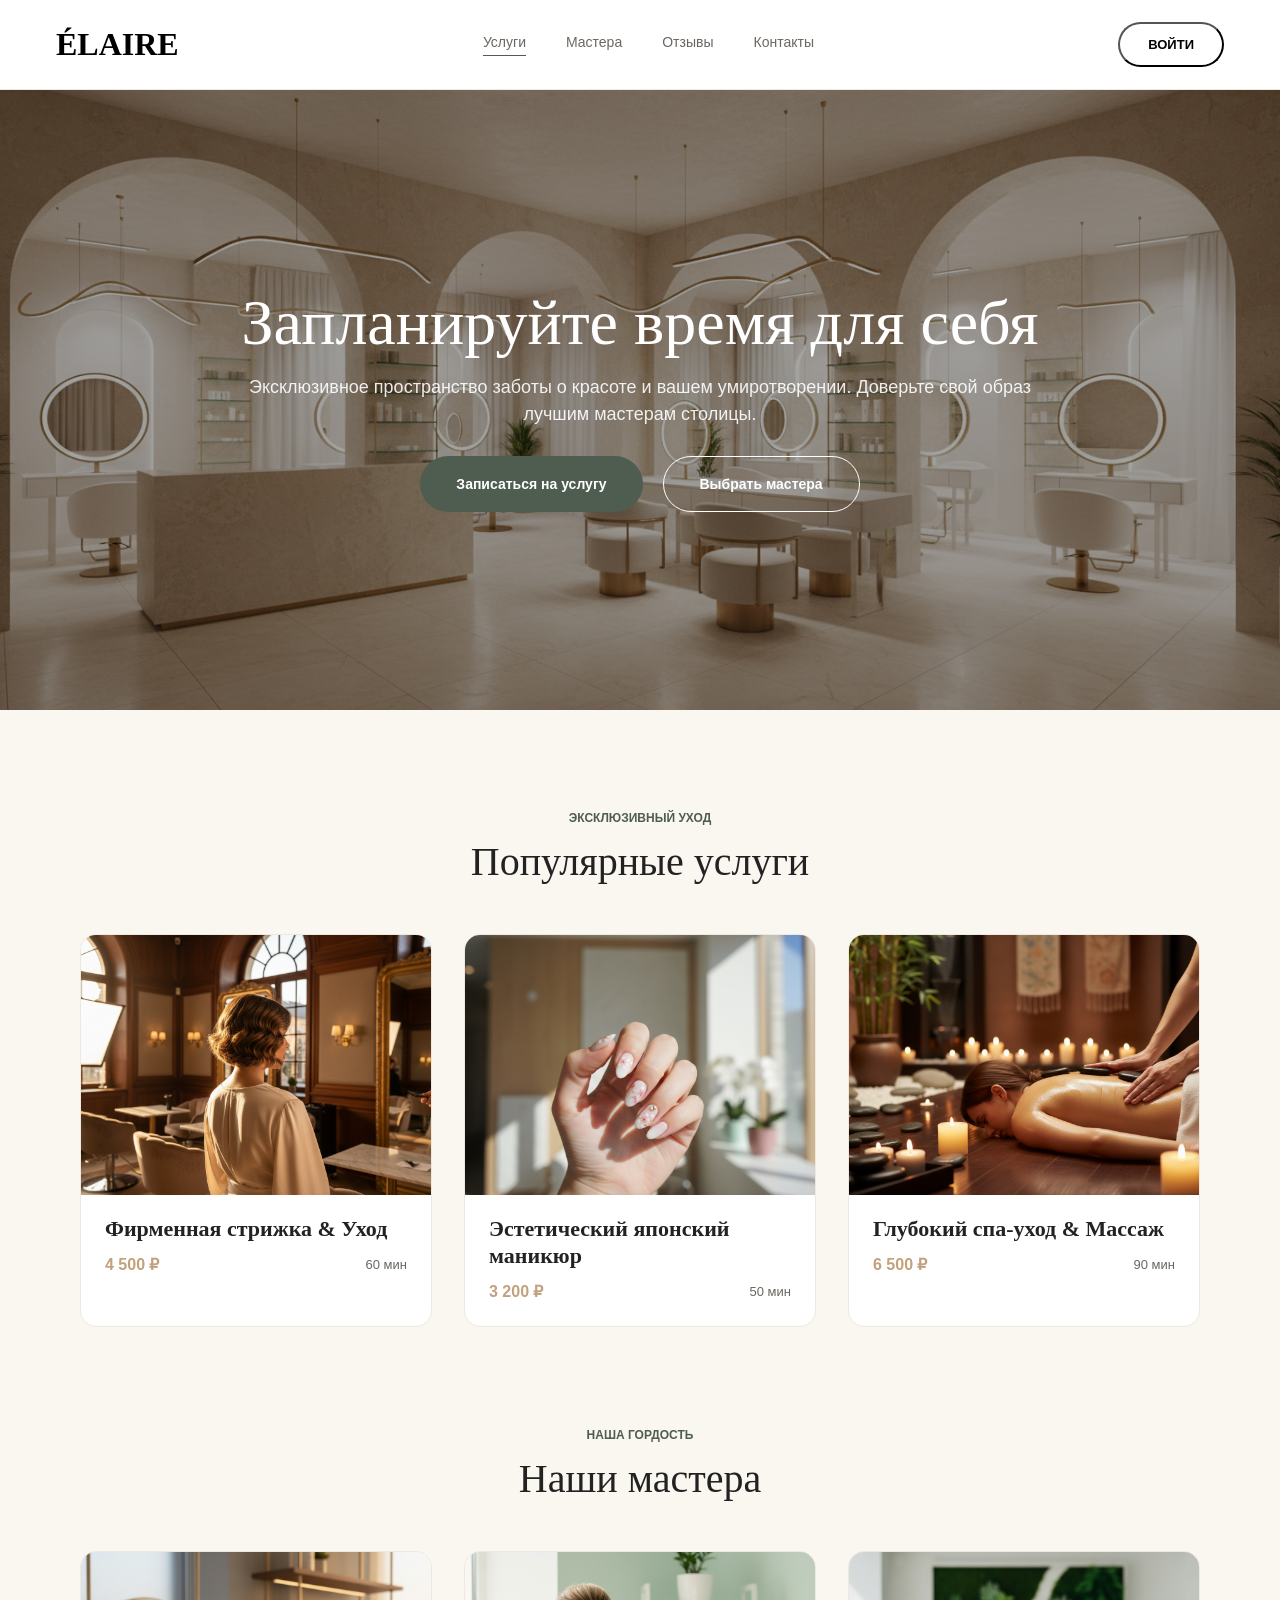
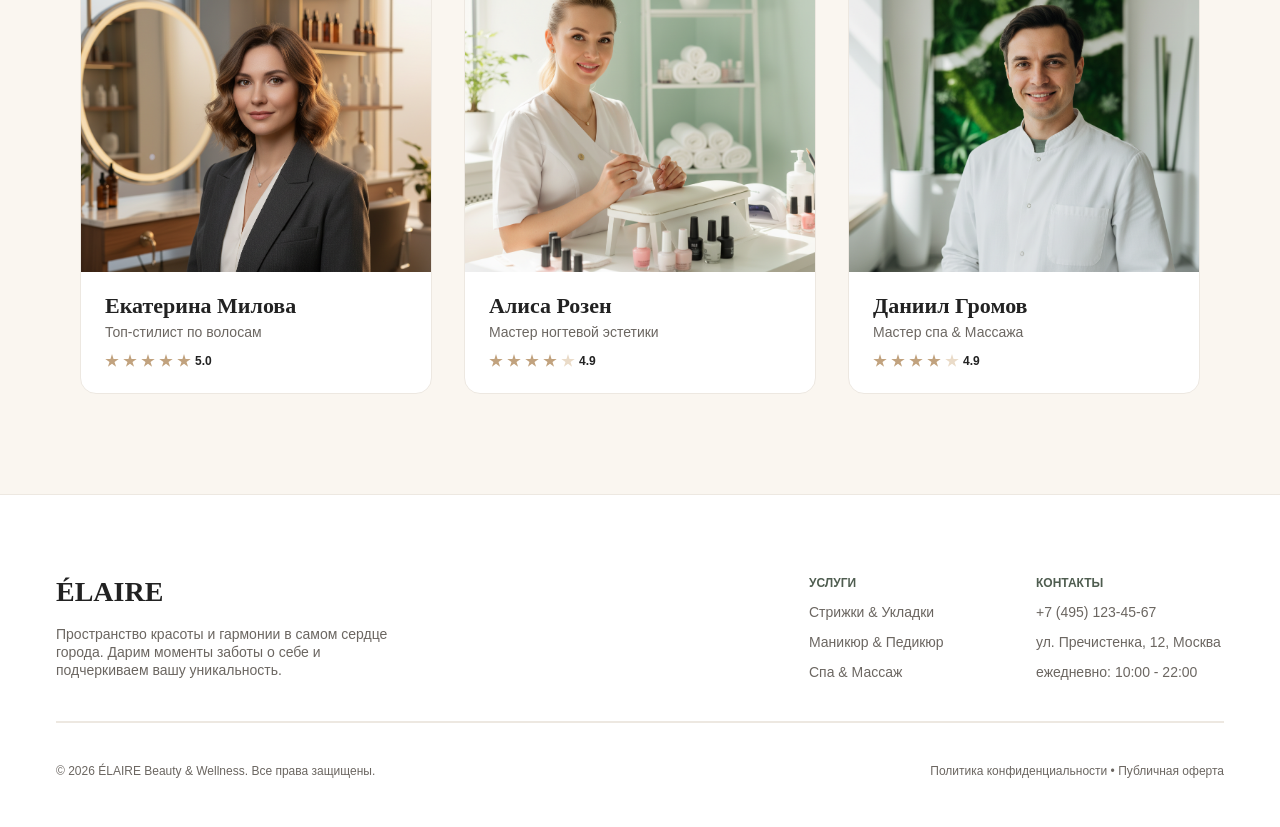
<file: frontend-1-complete/index.html>
<!DOCTYPE html>
<html lang="ru">
  <head>
    <meta charset="UTF-8" />
    <link rel="icon" type="image/svg+xml" href="/favicon.svg" />
    <meta name="viewport" content="width=device-width, initial-scale=1.0" />
    <title>ÉLAIRE — Салон услуг</title>
    <link rel="stylesheet" href="home.css" />
  </head>
  <body>
    <div class="page">
      <!-- header -->
      <header class="header">
        <div class="logo">
          <span class="logo-text">ÉLAIRE</span>
        </div>
        <nav class="nav-links">
          <div class="nav-item active"><a href="#">Услуги</a></div>
          <div class="nav-item"><a href="#">Мастера</a></div>
          <div class="nav-item"><a href="#">Отзывы</a></div>
          <div class="nav-item"><a href="#">Контакты</a></div>
        </nav>
        <button class="login-button"><span>Войти</span></button>
      </header>

      <!-- hero -->
      <section class="hero">
        <div class="hero-text-container">
          <h1 class="hero-title">Запланируйте время для себя</h1>
          <p class="hero-desc">
            Эксклюзивное пространство заботы о красоте и вашем умиротворении.
            Доверьте свой образ лучшим мастерам столицы.
          </p>
        </div>
        <div class="hero-ctas">
          <button
            class="cta-service"
            onclick="window.location.href='services.html'"
          >
            Записаться на услугу
          </button>
          <button class="cta-master">Выбрать мастера</button>
        </div>
      </section>

      <!-- popular services -->
      <section class="popular-services">
        <div class="section-header">
          <span class="section-tag">Эксклюзивный уход</span>
          <h2 class="section-title">Популярные услуги</h2>
        </div>
        <div class="services-grid">
          <article class="service-card">
            <div
              class="service-card-image"
              style="background-image: url('images/service-haircut.png')"
            ></div>
            <div class="service-card-body">
              <h3 class="service-card-title">Фирменная стрижка &amp; Уход</h3>
              <div class="service-card-meta">
                <span class="price">4 500 ₽</span>
                <span class="duration">60 мин</span>
              </div>
            </div>
          </article>
          <article class="service-card">
            <div
              class="service-card-image"
              style="background-image: url('images/service-manicure.png')"
            ></div>
            <div class="service-card-body">
              <h3 class="service-card-title">Эстетический японский маникюр</h3>
              <div class="service-card-meta">
                <span class="price">3 200 ₽</span>
                <span class="duration">50 мин</span>
              </div>
            </div>
          </article>
          <article class="service-card">
            <div
              class="service-card-image"
              style="background-image: url('images/service-spa.png')"
            ></div>
            <div class="service-card-body">
              <h3 class="service-card-title">Глубокий спа-уход &amp; Массаж</h3>
              <div class="service-card-meta">
                <span class="price">6 500 ₽</span>
                <span class="duration">90 мин</span>
              </div>
            </div>
          </article>
        </div>
      </section>

      <!-- our masters -->
      <section class="our-masters">
        <div class="section-header">
          <span class="section-tag">Наша гордость</span>
          <h2 class="section-title">Наши мастера</h2>
        </div>
        <div class="masters-grid">
          <article class="master-card">
            <div
              class="master-card-image"
              style="background-image: url('images/master-ekaterina.png')"
            ></div>
            <div class="master-card-body">
              <div class="master-info">
                <h3 class="master-name">Екатерина Милова</h3>
                <span class="master-role">Топ-стилист по волосам</span>
              </div>
              <div class="stars">
                <span class="star"></span>
                <span class="star"></span>
                <span class="star"></span>
                <span class="star"></span>
                <span class="star"></span>
                <span class="rating">5.0</span>
              </div>
            </div>
          </article>
          <article class="master-card">
            <div
              class="master-card-image"
              style="background-image: url('images/master-alisa.png')"
            ></div>
            <div class="master-card-body">
              <div class="master-info">
                <h3 class="master-name">Алиса Розен</h3>
                <span class="master-role">Мастер ногтевой эстетики</span>
              </div>
              <div class="stars">
                <span class="star"></span>
                <span class="star"></span>
                <span class="star"></span>
                <span class="star"></span>
                <span class="star star-empty"></span>
                <span class="rating">4.9</span>
              </div>
            </div>
          </article>
          <article class="master-card">
            <div
              class="master-card-image"
              style="background-image: url('images/master-daniil.png')"
            ></div>
            <div class="master-card-body">
              <div class="master-info">
                <h3 class="master-name">Даниил Громов</h3>
                <span class="master-role">Мастер спа &amp; Массажа</span>
              </div>
              <div class="stars">
                <span class="star"></span>
                <span class="star"></span>
                <span class="star"></span>
                <span class="star"></span>
                <span class="star star-empty"></span>
                <span class="rating">4.9</span>
              </div>
            </div>
          </article>
        </div>
      </section>

      <!-- footer -->
      <footer class="footer">
        <div class="footer-top">
          <div class="footer-brand">
            <span class="brand-name">ÉLAIRE</span>
            <span class="brand-desc"
              >Пространство красоты и гармонии в самом сердце города. Дарим
              моменты заботы о себе и подчеркиваем вашу уникальность.</span
            >
          </div>
          <div class="footer-links-row">
            <div class="links-col" style="width: 147px">
              <span class="col-title">Услуги</span>
              <a href="#">Стрижки &amp; Укладки</a>
              <a href="#">Маникюр &amp; Педикюр</a>
              <a href="#">Спа &amp; Массаж</a>
            </div>
            <div class="links-col" style="width: 188px">
              <span class="col-title">Контакты</span>
              <a href="#">+7 (495) 123-45-67</a>
              <a href="#">ул. Пречистенка, 12, Москва</a>
              <a href="#">ежедневно: 10:00 - 22:00</a>
            </div>
          </div>
        </div>
        <div class="footer-line"></div>
        <div class="footer-bottom">
          <span class="copy"
            >© 2026 ÉLAIRE Beauty &amp; Wellness. Все права защищены.</span
          >
          <span class="legal"
            >Политика конфиденциальности • Публичная оферта</span
          >
        </div>
      </footer>
    </div>
  </body>
</html>
</file>
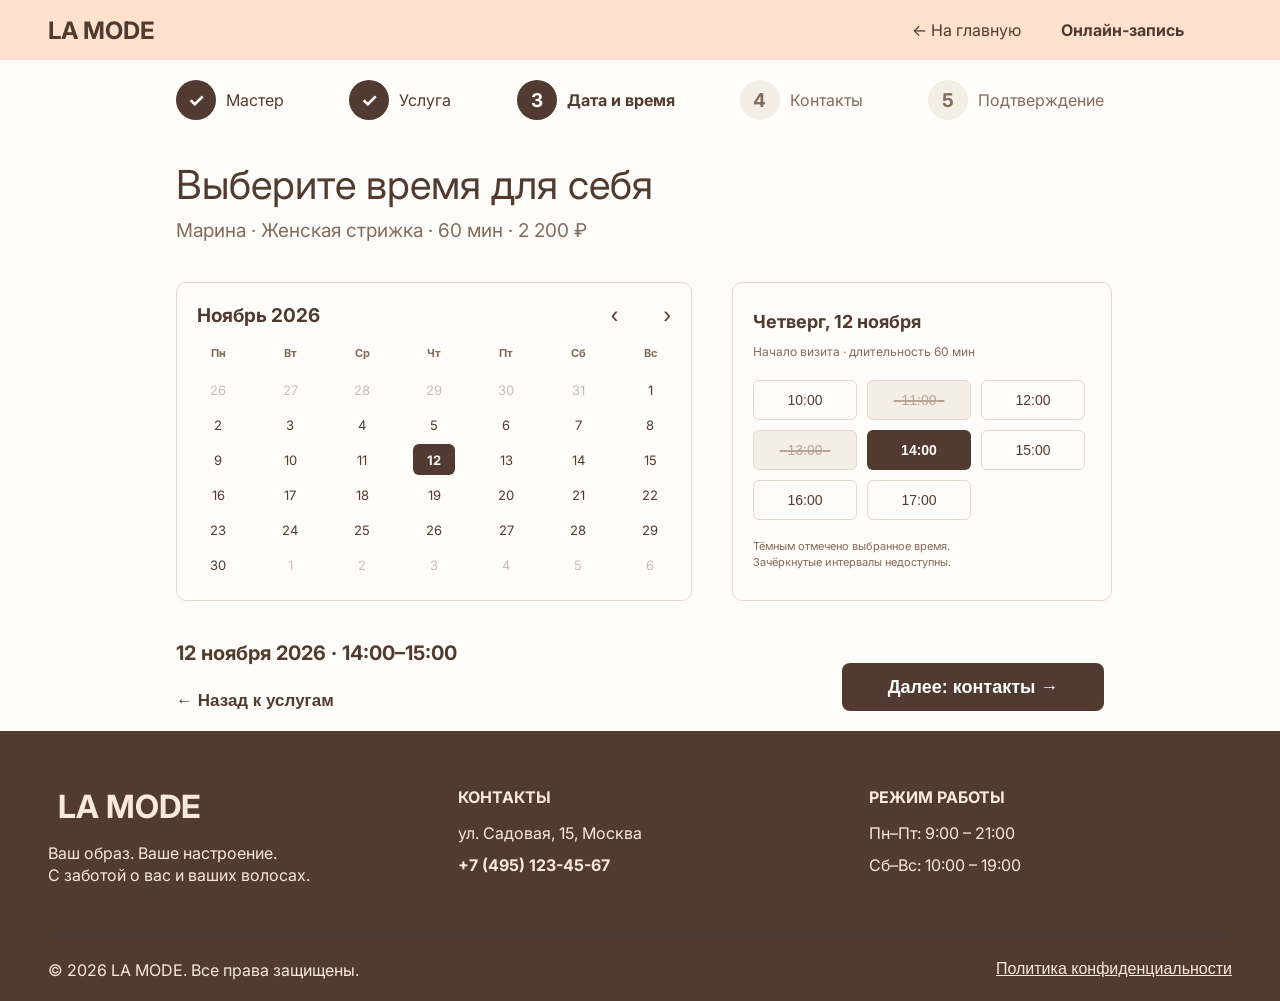
<file: frontend-1-practice/index.html>
<!DOCTYPE html>
<html lang="ru">
  <head>
    <meta charset="UTF-8" />
    <meta name="viewport" content="width=device-width, initial-scale=1.0" />
    <title>Выбор даты и времени</title>
    <link rel="stylesheet" href="styles.css" />
  </head>
  <body>
    <div class="page">
      <!-- ШАПКА -->
      <header class="header">
          <div class="logo">
            <span class="logo-text">LA MODE</span>
          </div>
          <div class="navigation">
            <div class="back-button">
            <span class="back-button-text">← На главную</span>
          </div>
          <div class="location">
            <span class="location-text">Онлайн-запись</span>
          </div>
          </div>
      </header>

      <!-- ОСНОВА -->
      <main class="main">
        <!-- часть с индикатором -->
        <div class="step-indicator">
          <div class="step done">
            <div class="circle"><span>✓</span></div>
            <span class="step-label">Мастер</span>
          </div>
          <div class="step done">
            <div class="circle"><span>✓</span></div>
            <span class="step-label">Услуга</span>
          </div>
          <div class="step current">
            <div class="circle"><span>3</span></div>
            <span class="step-label">Дата и время</span>
          </div>
          <div class="step">
            <div class="circle"><span>4</span></div>
            <span class="step-label">Контакты</span>
          </div>
          <div class="step">
            <div class="circle"><span>5</span></div>
            <span class="step-label">Подтверждение</span>
          </div>
        </div>

        <!-- часть с заголовками -->
        <div class="page-titles">
          <div class="main-title">
            <span class="main-title-text">Выберите время для себя</span>
          </div>
          <div class="add-title">
            <span class="add-title-text">Марина · Женская стрижка · 60 мин · 2 200 ₽</span>
          </div>
        </div>

        <div class="panels">
        <!-- календарик -->
          <div class="calendar-box">
            <div class="calendar-header">
              <span class="month-year">Ноябрь 2026</span>
              <div class="calendar-nav">
                <button class="calendar-nav-prev">‹</button>
                <button class="calendar-nav-next">›</button>
              </div>
            </div>
            <div class="days-grid-container">
              <div class="days-labels">
                <span>Пн</span><span>Вт</span><span>Ср</span> <span>Чт</span
                ><span>Пт</span><span>Сб</span><span>Вс</span>
              </div>
              <div class="grid-days">
                <!-- неделя 1 -->
                <div class="week-row">
                  <div class="day-cell other-month">26</div>
                  <div class="day-cell other-month">27</div>
                  <div class="day-cell other-month">28</div>
                  <div class="day-cell other-month">29</div>
                  <div class="day-cell other-month">30</div>
                  <div class="day-cell other-month">31</div>
                  <div class="day-cell">1</div>
                </div>
                <!-- неделя 2 -->
                <div class="week-row">
                  <div class="day-cell">2</div>
                  <div class="day-cell">3</div>
                  <div class="day-cell">4</div>
                  <div class="day-cell">5</div>
                  <div class="day-cell">6</div>
                  <div class="day-cell">7</div>
                  <div class="day-cell">8</div>
                </div>
                <!-- неделя 3 -->
                <div class="week-row">
                  <div class="day-cell">9</div>
                  <div class="day-cell">10</div>
                  <div class="day-cell">11</div>
                  <div class="day-cell selected">12</div>
                  <div class="day-cell">13</div>
                  <div class="day-cell">14</div>
                  <div class="day-cell">15</div>
                </div>
                <!-- неделя 4 -->
                <div class="week-row">
                  <div class="day-cell">16</div>
                  <div class="day-cell">17</div>
                  <div class="day-cell">18</div>
                  <div class="day-cell">19</div>
                  <div class="day-cell">20</div>
                  <div class="day-cell">21</div>
                  <div class="day-cell">22</div>
                </div>
                <!-- неделя 5 -->
                <div class="week-row">
                  <div class="day-cell">23</div>
                  <div class="day-cell">24</div>
                  <div class="day-cell">25</div>
                  <div class="day-cell">26</div>
                  <div class="day-cell">27</div>
                  <div class="day-cell">28</div>
                  <div class="day-cell">29</div>
                </div>
                <!-- неделя 6 -->
                <div class="week-row">
                  <div class="day-cell">30</div>
                  <div class="day-cell other-month">1</div>
                  <div class="day-cell other-month">2</div>
                  <div class="day-cell other-month">3</div>
                  <div class="day-cell other-month">4</div>
                  <div class="day-cell other-month">5</div>
                  <div class="day-cell other-month">6</div>
                </div>
              </div>
            </div>
          </div>
          <!-- время -->
          <div class="time-box">
            <div class="time-titles">
              <div class="main-title">
                <span class="main-title-text">Четверг, 12 ноября</span>
              </div>
              <div class="add-title">
                <span class="add-title-text">Начало визита · длительность 60 мин</span>
              </div>
            </div>
            <div class="time-grid">
              <button class="time-slot">10:00</button>
              <button class="time-slot unavailable">11:00</button>
              <button class="time-slot">12:00</button>
              <button class="time-slot unavailable">13:00</button>
              <button class="time-slot selected">14:00</button>
              <button class="time-slot">15:00</button>
              <button class="time-slot">16:00</button>
              <button class="time-slot">17:00</button>
            </div>
            <div class="description">
              <span class="description-text">Тёмным отмечено выбранное время.<br>Зачёркнутые интервалы недоступны.</span>
            </div>
          </div>
        </div>

        <!-- все остальное -->
        <div class="bottom-bar">
          <div class="left-part">
            <div class="selected-info">
              <span class="selected-info-text">12 ноября 2026 · 14:00–15:00</span>
            </div>
            <button class="prev-btn">← Назад к услугам</button>
          </div>
          <button class="next-btn">Далее: контакты  →</button>
        </div>
      </main>

      <!-- ПОДВАЛ -->
      <footer class="footer">
        <div class="footer-cols">
          <div class="company">
            <div class="logo">
              <span class="logo-text">LA MODE</span>
            </div>
            <div class="slogan">
              <span class="slogan-text">Ваш образ. Ваше настроение.<br>С заботой о вас и ваших волосах.</span>
            </div>
          </div>
          <div class="contacts">
            <div class="heading">
              <span class="heading-text">КОНТАКТЫ</span>
            </div>
            <div class="under-heading">
              <div class="adress">
                <span class="adress-text">ул. Садовая, 15, Москва</span>
              </div>
              <div class="phone">
                <span class="phone-text">+7 (495) 123-45-67</span>
              </div>
            </div>
          </div>
          <div class="work-mode">
            <div class="heading">
              <span class="heading-text">РЕЖИМ РАБОТЫ</span>
            </div>
            <div class="under-heading">
              <div class="weekdays">
                <span class="weekdays-text">Пн–Пт: 9:00 – 21:00</span>
              </div>
              <div class="weekend">
                <span class="weekend-text">Сб–Вс: 10:00 – 19:00</span>
              </div>
            </div>
          </div>
        </div>
        <div class="footer-bottom">
          <div class="rights">
            <span class="rights-text">© 2026 LA MODE. Все права защищены.</span>
          </div>
          <button class="policy">Политика конфиденциальности</button>
        </div>
      </footer>
    </div>
  </body>
</html>
</file>
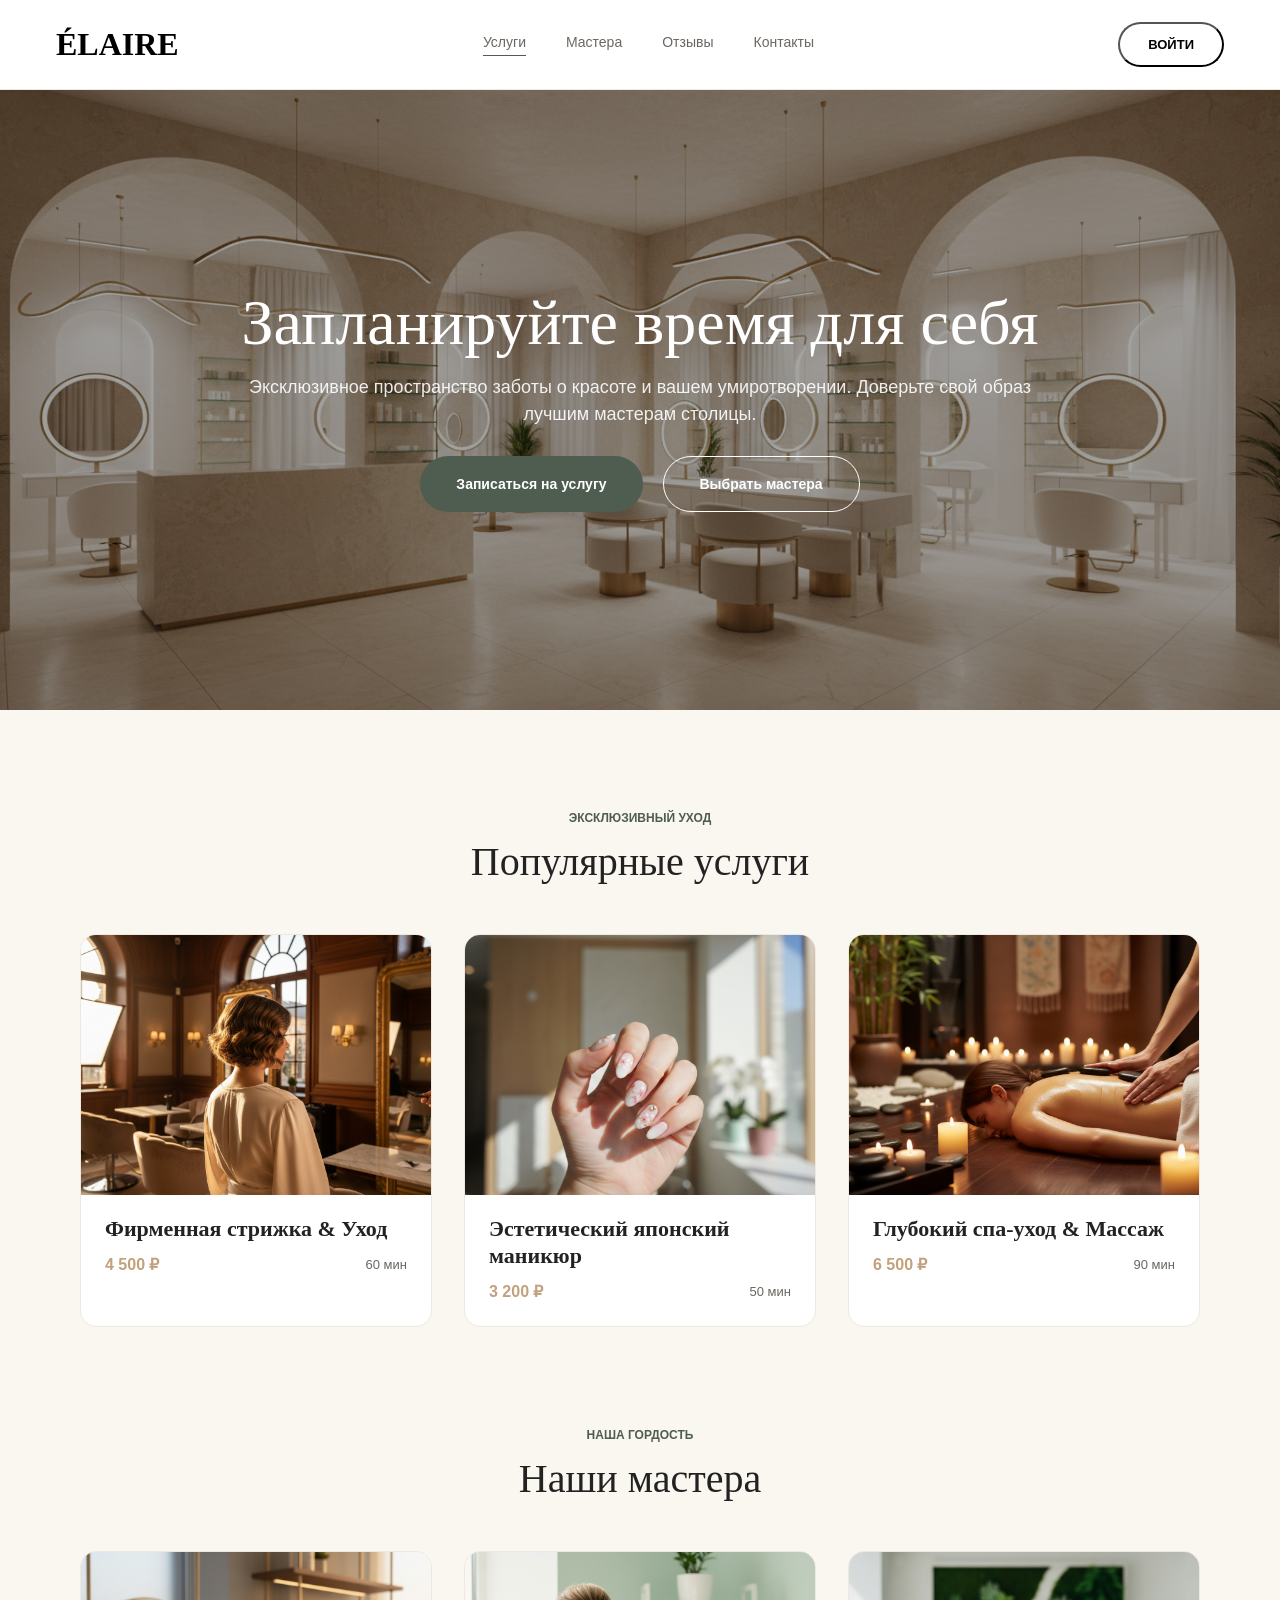
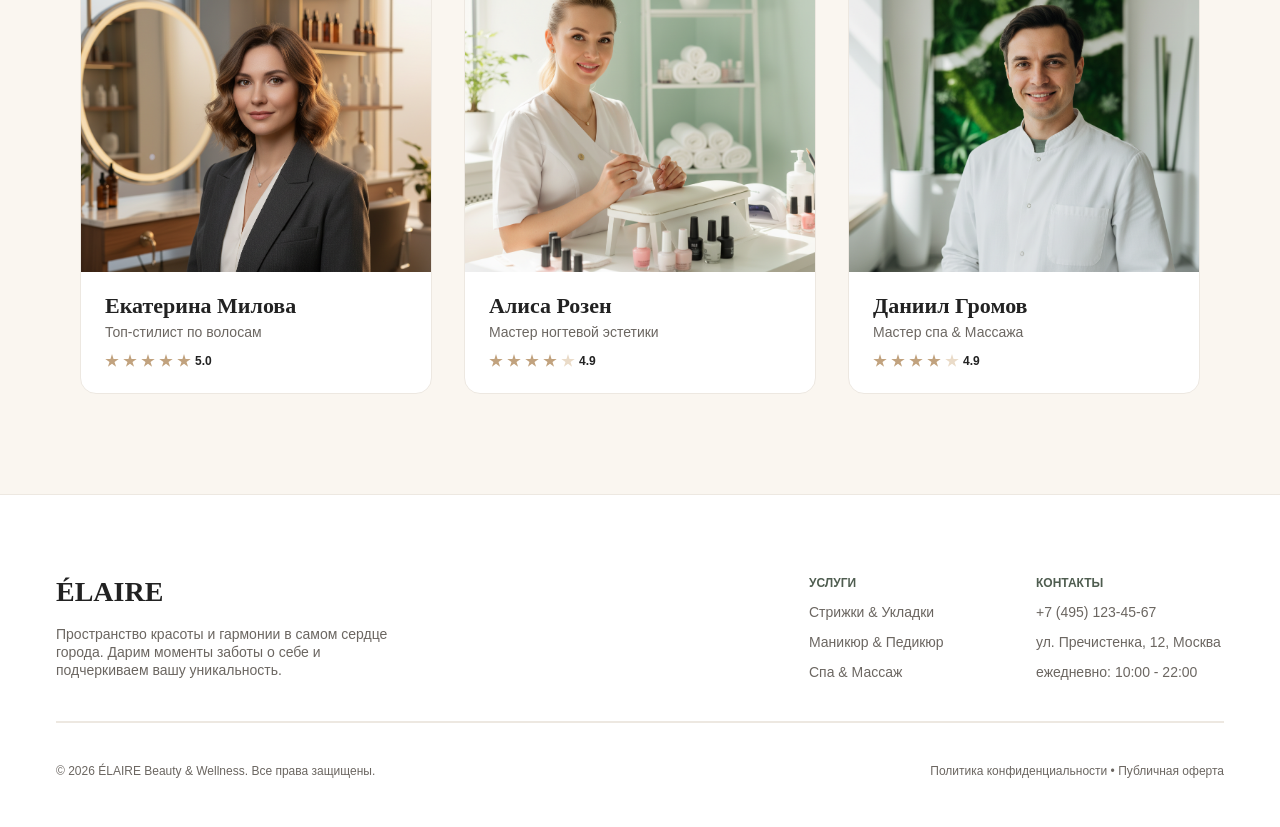
<file: frontend-2-complete/index.html>
<!DOCTYPE html>
<html lang="ru">
  <head>
    <meta charset="UTF-8" />
    <link rel="icon" type="image/svg+xml" href="/favicon.svg" />
    <meta name="viewport" content="width=device-width, initial-scale=1.0" />
    <title>ÉLAIRE — Салон услуг</title>
    <link rel="stylesheet" href="home.css" />
  </head>
  <body>
    <div class="page">
      <!-- header -->
      <header class="header">
        <div class="logo">
          <span class="logo-text">ÉLAIRE</span>
        </div>
        <nav class="nav-links">
          <div class="nav-item active"><a href="#">Услуги</a></div>
          <div class="nav-item"><a href="#">Мастера</a></div>
          <div class="nav-item"><a href="#">Отзывы</a></div>
          <div class="nav-item"><a href="#">Контакты</a></div>
        </nav>
        <button class="login-button"><span>Войти</span></button>
      </header>

      <!-- hero -->
      <section class="hero">
        <div class="hero-text-container">
          <h1 class="hero-title">Запланируйте время для себя</h1>
          <p class="hero-desc">
            Эксклюзивное пространство заботы о красоте и вашем умиротворении.
            Доверьте свой образ лучшим мастерам столицы.
          </p>
        </div>
        <div class="hero-ctas">
          <button class="cta-service">Записаться на услугу</button>
          <button class="cta-master">Выбрать мастера</button>
        </div>
      </section>

      <!-- popular services -->
      <section class="popular-services">
        <div class="section-header">
          <span class="section-tag">Эксклюзивный уход</span>
          <h2 class="section-title">Популярные услуги</h2>
        </div>
        <div class="services-grid">
          <article class="service-card">
            <div
              class="service-card-image"
              style="background-image: url('images/service-haircut.png')"
            ></div>
            <div class="service-card-body">
              <h3 class="service-card-title">Фирменная стрижка &amp; Уход</h3>
              <div class="service-card-meta">
                <span class="price">4 500 ₽</span>
                <span class="duration">60 мин</span>
              </div>
            </div>
          </article>
          <article class="service-card">
            <div
              class="service-card-image"
              style="background-image: url('images/service-manicure.png')"
            ></div>
            <div class="service-card-body">
              <h3 class="service-card-title">Эстетический японский маникюр</h3>
              <div class="service-card-meta">
                <span class="price">3 200 ₽</span>
                <span class="duration">50 мин</span>
              </div>
            </div>
          </article>
          <article class="service-card">
            <div
              class="service-card-image"
              style="background-image: url('images/service-spa.png')"
            ></div>
            <div class="service-card-body">
              <h3 class="service-card-title">Глубокий спа-уход &amp; Массаж</h3>
              <div class="service-card-meta">
                <span class="price">6 500 ₽</span>
                <span class="duration">90 мин</span>
              </div>
            </div>
          </article>
        </div>
      </section>

      <!-- our masters -->
      <section class="our-masters">
        <div class="section-header">
          <span class="section-tag">Наша гордость</span>
          <h2 class="section-title">Наши мастера</h2>
        </div>
        <div class="masters-grid">
          <article class="master-card">
            <div
              class="master-card-image"
              style="background-image: url('images/master-ekaterina.png')"
            ></div>
            <div class="master-card-body">
              <div class="master-info">
                <h3 class="master-name">Екатерина Милова</h3>
                <span class="master-role">Топ-стилист по волосам</span>
              </div>
              <div class="stars">
                <span class="star"></span>
                <span class="star"></span>
                <span class="star"></span>
                <span class="star"></span>
                <span class="star"></span>
                <span class="rating">5.0</span>
              </div>
            </div>
          </article>
          <article class="master-card">
            <div
              class="master-card-image"
              style="background-image: url('images/master-alisa.png')"
            ></div>
            <div class="master-card-body">
              <div class="master-info">
                <h3 class="master-name">Алиса Розен</h3>
                <span class="master-role">Мастер ногтевой эстетики</span>
              </div>
              <div class="stars">
                <span class="star"></span>
                <span class="star"></span>
                <span class="star"></span>
                <span class="star"></span>
                <span class="star star-empty"></span>
                <span class="rating">4.9</span>
              </div>
            </div>
          </article>
          <article class="master-card">
            <div
              class="master-card-image"
              style="background-image: url('images/master-daniil.png')"
            ></div>
            <div class="master-card-body">
              <div class="master-info">
                <h3 class="master-name">Даниил Громов</h3>
                <span class="master-role">Мастер спа &amp; Массажа</span>
              </div>
              <div class="stars">
                <span class="star"></span>
                <span class="star"></span>
                <span class="star"></span>
                <span class="star"></span>
                <span class="star star-empty"></span>
                <span class="rating">4.9</span>
              </div>
            </div>
          </article>
        </div>
      </section>

      <!-- footer -->
      <footer class="footer">
        <div class="footer-top">
          <div class="footer-brand">
            <span class="brand-name">ÉLAIRE</span>
            <span class="brand-desc"
              >Пространство красоты и гармонии в самом сердце города. Дарим
              моменты заботы о себе и подчеркиваем вашу уникальность.</span
            >
          </div>
          <div class="footer-links-row">
            <div class="links-col" style="width: 147px">
              <span class="col-title">Услуги</span>
              <a href="#">Стрижки &amp; Укладки</a>
              <a href="#">Маникюр &amp; Педикюр</a>
              <a href="#">Спа &amp; Массаж</a>
            </div>
            <div class="links-col" style="width: 188px">
              <span class="col-title">Контакты</span>
              <a href="#">+7 (495) 123-45-67</a>
              <a href="#">ул. Пречистенка, 12, Москва</a>
              <a href="#">ежедневно: 10:00 - 22:00</a>
            </div>
          </div>
        </div>
        <div class="footer-line"></div>
        <div class="footer-bottom">
          <span class="copy"
            >© 2026 ÉLAIRE Beauty &amp; Wellness. Все права защищены.</span
          >
          <span class="legal"
            >Политика конфиденциальности • Публичная оферта</span
          >
        </div>
      </footer>
    </div>
    <script src="./home.js"></script>
  </body>
</html>
</file>
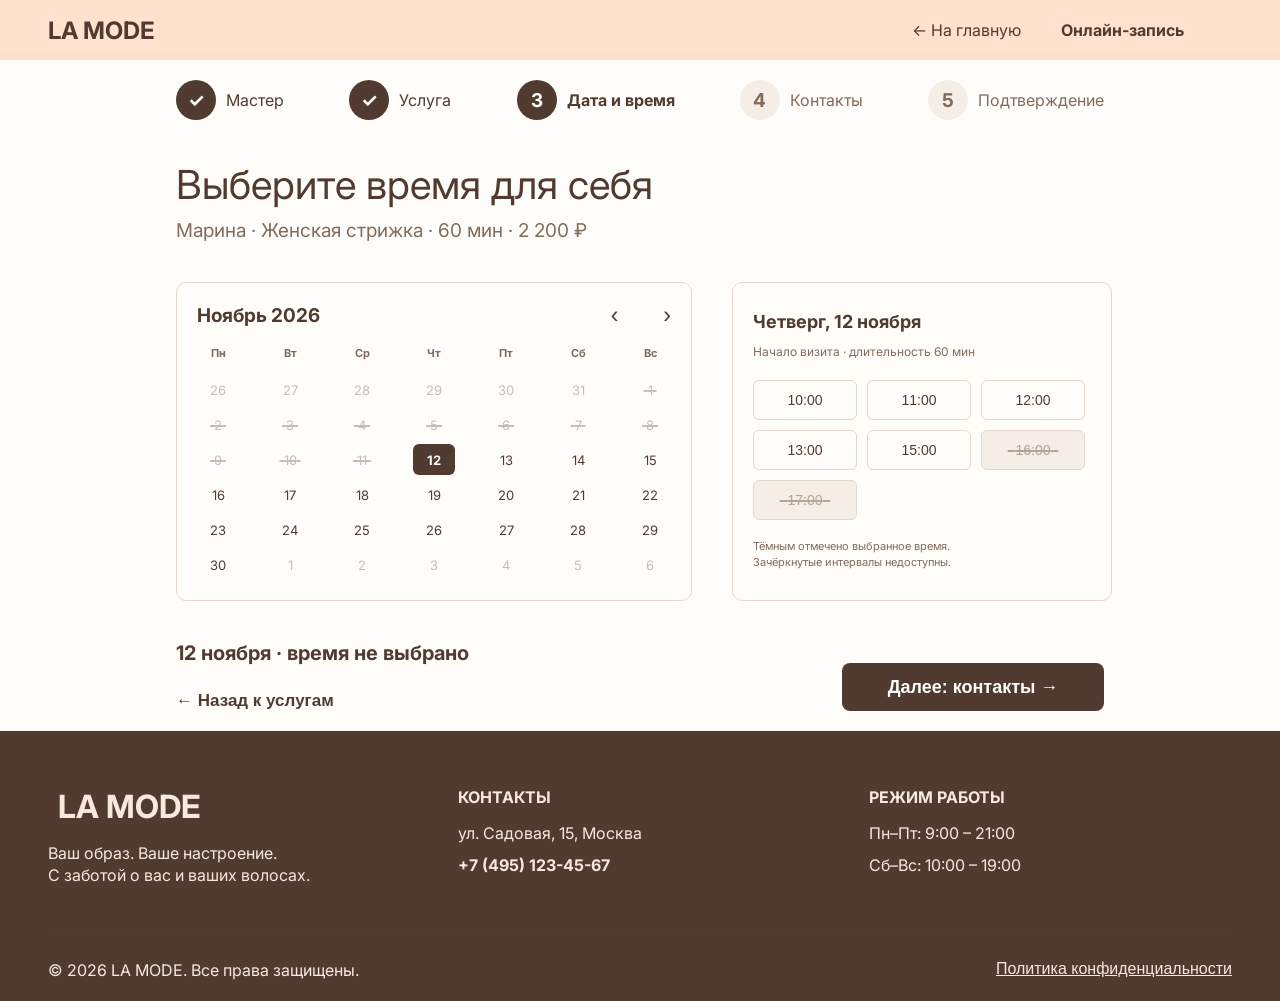
<file: frontend-2-practice/index.html>
<!DOCTYPE html>
<html lang="ru">
  <head>
    <meta charset="UTF-8" />
    <meta name="viewport" content="width=device-width, initial-scale=1.0" />
    <title>Выбор даты и времени</title>
    <link rel="stylesheet" href="styles.css" />
  </head>
  <body>
    <div class="page">
      <!-- ШАПКА -->
      <header class="header">
          <div class="logo">
            <span class="logo-text">LA MODE</span>
          </div>
          <div class="navigation">
            <div class="back-button">
            <span class="back-button-text">← На главную</span>
          </div>
          <div class="location">
            <span class="location-text">Онлайн-запись</span>
          </div>
          </div>
      </header>

      <!-- ОСНОВА -->
      <main class="main">
        <!-- часть с индикатором -->
        <div class="step-indicator">
          <div class="step done">
            <div class="circle"><span>✓</span></div>
            <span class="step-label">Мастер</span>
          </div>
          <div class="step done">
            <div class="circle"><span>✓</span></div>
            <span class="step-label">Услуга</span>
          </div>
          <div class="step current">
            <div class="circle"><span>3</span></div>
            <span class="step-label">Дата и время</span>
          </div>
          <div class="step">
            <div class="circle"><span>4</span></div>
            <span class="step-label">Контакты</span>
          </div>
          <div class="step">
            <div class="circle"><span>5</span></div>
            <span class="step-label">Подтверждение</span>
          </div>
        </div>

        <!-- часть с заголовками -->
        <div class="page-titles">
          <div class="main-title">
            <span class="main-title-text">Выберите время для себя</span>
          </div>
          <div class="add-title">
            <span class="add-title-text">Марина · Женская стрижка · 60 мин · 2 200 ₽</span>
          </div>
        </div>

        <div class="panels">
        <!-- календарик -->
          <div class="calendar-box">
            <div class="calendar-header">
              <span class="month-year">Ноябрь 2026</span>
              <div class="calendar-nav">
                <button class="calendar-nav-prev">‹</button>
                <button class="calendar-nav-next">›</button>
              </div>
            </div>
            <div class="days-grid-container">
              <div class="days-labels">
                <span>Пн</span><span>Вт</span><span>Ср</span> <span>Чт</span
                ><span>Пт</span><span>Сб</span><span>Вс</span>
              </div>
              <div class="grid-days">
                <!-- неделя 1 -->
                <div class="week-row">
                  <div class="day-cell other-month">26</div>
                  <div class="day-cell other-month">27</div>
                  <div class="day-cell other-month">28</div>
                  <div class="day-cell other-month">29</div>
                  <div class="day-cell other-month">30</div>
                  <div class="day-cell other-month">31</div>
                  <div class="day-cell">1</div>
                </div>
                <!-- неделя 2 -->
                <div class="week-row">
                  <div class="day-cell">2</div>
                  <div class="day-cell">3</div>
                  <div class="day-cell">4</div>
                  <div class="day-cell">5</div>
                  <div class="day-cell">6</div>
                  <div class="day-cell">7</div>
                  <div class="day-cell">8</div>
                </div>
                <!-- неделя 3 -->
                <div class="week-row">
                  <div class="day-cell">9</div>
                  <div class="day-cell">10</div>
                  <div class="day-cell">11</div>
                  <div class="day-cell selected">12</div>
                  <div class="day-cell">13</div>
                  <div class="day-cell">14</div>
                  <div class="day-cell">15</div>
                </div>
                <!-- неделя 4 -->
                <div class="week-row">
                  <div class="day-cell">16</div>
                  <div class="day-cell">17</div>
                  <div class="day-cell">18</div>
                  <div class="day-cell">19</div>
                  <div class="day-cell">20</div>
                  <div class="day-cell">21</div>
                  <div class="day-cell">22</div>
                </div>
                <!-- неделя 5 -->
                <div class="week-row">
                  <div class="day-cell">23</div>
                  <div class="day-cell">24</div>
                  <div class="day-cell">25</div>
                  <div class="day-cell">26</div>
                  <div class="day-cell">27</div>
                  <div class="day-cell">28</div>
                  <div class="day-cell">29</div>
                </div>
                <!-- неделя 6 -->
                <div class="week-row">
                  <div class="day-cell">30</div>
                  <div class="day-cell other-month">1</div>
                  <div class="day-cell other-month">2</div>
                  <div class="day-cell other-month">3</div>
                  <div class="day-cell other-month">4</div>
                  <div class="day-cell other-month">5</div>
                  <div class="day-cell other-month">6</div>
                </div>
              </div>
            </div>
          </div>
          <!-- время -->
          <div class="time-box">
            <div class="time-titles">
              <div class="main-title">
                <span class="main-title-text">Четверг, 12 ноября</span>
              </div>
              <div class="add-title">
                <span class="add-title-text">Начало визита · длительность 60 мин</span>
              </div>
            </div>
            <div class="time-grid">
              <button class="time-slot">10:00</button>
              <button class="time-slot unavailable">11:00</button>
              <button class="time-slot">12:00</button>
              <button class="time-slot unavailable">13:00</button>
              <button class="time-slot selected">14:00</button>
              <button class="time-slot">15:00</button>
              <button class="time-slot">16:00</button>
              <button class="time-slot">17:00</button>
            </div>
            <div class="description">
              <span class="description-text">Тёмным отмечено выбранное время.<br>Зачёркнутые интервалы недоступны.</span>
            </div>
          </div>
        </div>

        <!-- все остальное -->
        <div class="bottom-bar">
          <div class="left-part">
            <div class="selected-info">
              <span class="selected-info-text">12 ноября 2026 · 14:00–15:00</span>
            </div>
            <button class="prev-btn">← Назад к услугам</button>
          </div>
          <button class="next-btn">Далее: контакты  →</button>
        </div>
      </main>

      <!-- ПОДВАЛ -->
      <footer class="footer">
        <div class="footer-cols">
          <div class="company">
            <div class="logo">
              <span class="logo-text">LA MODE</span>
            </div>
            <div class="slogan">
              <span class="slogan-text">Ваш образ. Ваше настроение.<br>С заботой о вас и ваших волосах.</span>
            </div>
          </div>
          <div class="contacts">
            <div class="heading">
              <span class="heading-text">КОНТАКТЫ</span>
            </div>
            <div class="under-heading">
              <div class="adress">
                <span class="adress-text">ул. Садовая, 15, Москва</span>
              </div>
              <div class="phone">
                <span class="phone-text">+7 (495) 123-45-67</span>
              </div>
            </div>
          </div>
          <div class="work-mode">
            <div class="heading">
              <span class="heading-text">РЕЖИМ РАБОТЫ</span>
            </div>
            <div class="under-heading">
              <div class="weekdays">
                <span class="weekdays-text">Пн–Пт: 9:00 – 21:00</span>
              </div>
              <div class="weekend">
                <span class="weekend-text">Сб–Вс: 10:00 – 19:00</span>
              </div>
            </div>
          </div>
        </div>
        <div class="footer-bottom">
          <div class="rights">
            <span class="rights-text">© 2026 LA MODE. Все права защищены.</span>
          </div>
          <button class="policy">Политика конфиденциальности</button>
        </div>
      </footer>
    </div>
    <script src="script.js"></script>
  </body>
</html>
</file>
<file: frontend-1-complete/home.css>
/* ===== reset & base ===== */
* {
  margin: 0;
  padding: 0;
  box-sizing: border-box;
}

body {
  min-height: 100vh;
  font-family: "DM Sans", sans-serif;
}

.page {
  display: flex;
  flex-direction: column;
  min-height: 100vh;
  background: #faf6f0;
}

/* ===== header ===== */
.header {
  display: flex;
  flex-direction: row;
  justify-content: space-between;
  align-items: center;
  padding: 0px 56px;
  height: 90px;
  background: #ffffff;
  border-bottom: 1px solid #ede8e1;
}

.logo-text {
  font-family: "Cormorant Garamond", serif;
  font-weight: 600;
  font-size: 32px;
  line-height: 39px;
  cursor: pointer;
}

.nav-links {
  display: flex;
  flex-direction: row;
  gap: 40px;
}

.nav-item {
  padding-bottom: 4px;
  border-bottom: 1.5px solid transparent;
}

.nav-item.active {
  border-bottom-color: #4f5d50;
}

.nav-item a {
  font-size: 14px;
  line-height: 18px;
  color: #6b6661;
  text-decoration: none;
}

.login-button {
  padding: 12px 28px;
  border-radius: 100px;
  background: transparent;
  cursor: pointer;
  font-weight: 600;
  font-size: 13px;
  line-height: 17px;
  text-transform: uppercase;
}

/* ===== hero ===== */
.hero {
  display: flex;
  flex-direction: column;
  justify-content: center;
  align-items: center;
  padding: 0px 80px;
  gap: 28px;
  height: 620px;
  background: linear-gradient(0deg, rgba(0, 0, 0, 0.35), rgba(0, 0, 0, 0.35)),
    url("./images/hero-salon.png") center / cover no-repeat;
}

.hero-text-container {
  display: flex;
  flex-direction: column;
  align-items: center;
  gap: 16px;
  max-width: 800px;
}

.hero-title {
  font-family: "Cormorant Garamond", serif;
  font-weight: 400;
  font-size: 64px;
  line-height: 1.1;
  text-align: center;
  color: #ffffff;
}

.hero-desc {
  font-size: 18px;
  line-height: 1.5;
  text-align: center;
  color: #ffffff;
  opacity: 0.9;
}

.hero-ctas {
  display: flex;
  flex-direction: row;
  gap: 20px;
}

.cta-service {
  padding: 18px 36px;
  background: #4f5d50;
  border-radius: 100px;
  border: none;
  cursor: pointer;
  font-weight: 600;
  font-size: 14px;
  line-height: 18px;
  color: #ffffff;
}

.cta-service:hover {
  background: #3d4a3e;
}

.cta-master {
  padding: 18px 36px;
  background: transparent;
  border: 1px solid #ffffff;
  border-radius: 100px;
  cursor: pointer;
  font-weight: 600;
  font-size: 14px;
  line-height: 18px;
  color: #ffffff;
}

.cta-master:hover {
  background: rgba(255, 255, 255, 0.1);
}

/* ===== section header ===== */
.section-header {
  display: flex;
  flex-direction: column;
  align-items: center;
  gap: 12px;
  width: 100%;
}

.section-tag {
  font-weight: 700;
  font-size: 12px;
  line-height: 16px;
  text-transform: uppercase;
  color: #4f5d50;
}

.section-title {
  font-family: "Cormorant Garamond", serif;
  font-weight: 500;
  font-size: 40px;
  line-height: 48px;
  color: #222222;
}

/* ===== popular services ===== */
.popular-services {
  display: flex;
  flex-direction: column;
  align-items: flex-start;
  padding: 100px 80px 80px;
  gap: 48px;
  background: #faf6f0;
}

.services-grid {
  display: flex;
  flex-direction: row;
  gap: 32px;
  width: 100%;
}

.service-card {
  display: flex;
  flex-direction: column;
  align-items: flex-start;
  gap: 20px;
  flex: 1;
  padding-bottom: 24px;
  background: #ffffff;
  border: 1px solid #ede8e1;
  border-radius: 16px;
  overflow: hidden;
}

.service-card-image {
  width: 100%;
  height: 260px;
  background-size: cover;
  background-position: center;
  background-repeat: no-repeat;
}

.service-card-image--haircut {
  background-image: url("../images/service-haircut.png");
}

.service-card-image--manicure {
  background-image: url("../images/service-manicure.png");
}

.service-card-image--spa {
  background-image: url("../images/service-spa.png");
}

.service-card-body {
  display: flex;
  flex-direction: column;
  gap: 12px;
  padding: 0 24px;
  width: 100%;
}

.service-card-title {
  font-family: "Cormorant Garamond", serif;
  font-weight: 600;
  font-size: 22px;
  line-height: 27px;
  color: #222222;
}

.service-card-meta {
  display: flex;
  flex-direction: row;
  justify-content: space-between;
  align-items: center;
}

.service-card-meta .price {
  font-weight: 600;
  font-size: 16px;
  line-height: 21px;
  color: #c1a27e;
}

.service-card-meta .duration {
  font-size: 13px;
  line-height: 17px;
  color: #6b6661;
}

/* ===== our masters ===== */
.our-masters {
  display: flex;
  flex-direction: column;
  align-items: flex-start;
  padding: 20px 80px 100px;
  gap: 48px;
  background: #faf6f0;
}

.masters-grid {
  display: flex;
  flex-direction: row;
  gap: 32px;
  width: 100%;
}

.master-card {
  display: flex;
  flex-direction: column;
  align-items: flex-start;
  gap: 20px;
  flex: 1;
  padding-bottom: 24px;
  background: #ffffff;
  border: 1px solid #ede8e1;
  border-radius: 16px;
  overflow: hidden;
}

.master-card-image {
  width: 100%;
  height: 320px;
  background-size: cover;
  background-position: center;
  background-repeat: no-repeat;
}

.master-card-image--ekaterina {
  background-image: url("../images/master-ekaterina.png");
}

.master-card-image--alisa {
  background-image: url("../images/master-alisa.png");
}

.master-card-image--daniil {
  background-image: url("../images/master-daniil.png");
}

.master-card-body {
  display: flex;
  flex-direction: column;
  gap: 12px;
  padding: 0 24px;
  width: 100%;
}

.master-info {
  display: flex;
  flex-direction: column;
  gap: 4px;
}

.master-name {
  font-family: "Cormorant Garamond", serif;
  font-weight: 600;
  font-size: 22px;
  line-height: 27px;
  color: #222222;
}

.master-role {
  font-size: 14px;
  line-height: 18px;
  color: #6b6661;
}

.stars {
  display: flex;
  flex-direction: row;
  align-items: center;
  gap: 4px;
}

.star {
  width: 14px;
  height: 14px;
  background: #c1a27e;
  clip-path: polygon(
    50% 0%,
    61% 35%,
    98% 35%,
    68% 57%,
    79% 91%,
    50% 70%,
    21% 91%,
    32% 57%,
    2% 35%,
    39% 35%
  );
}

.star-empty {
  background: #eadbc8;
}

.rating {
  font-weight: 600;
  font-size: 12px;
  line-height: 16px;
  color: #222222;
}

/* ===== footer ===== */
.footer {
  background: #ffffff;
  display: flex;
  flex-direction: column;
  padding: 80px 56px 48px;
  border-top: 1px solid #ede8e1;
  margin-top: auto;
}

.footer-top {
  display: flex;
  flex-direction: row;
  justify-content: space-between;
  gap: 20px;
}

.footer-brand {
  display: flex;
  flex-direction: column;
  gap: 16px;
}

.footer-brand .brand-name {
  font-family: "Cormorant Garamond", serif;
  font-style: normal;
  font-weight: 600;
  font-size: 28px;
  line-height: 34px;
  color: #222222;
}

.footer-brand .brand-desc {
  max-width: 360px;
  font-size: 14px;
  line-height: 18px;
  color: #6b6661;
}

.footer-links-row {
  display: flex;
  flex-direction: row;
  gap: 80px;
}

.links-col {
  display: flex;
  flex-direction: column;
  gap: 12px;
}

.links-col .col-title {
  font-weight: 600;
  font-size: 12px;
  line-height: 16px;
  text-transform: uppercase;
  color: #4f5d50;
}

.links-col a {
  font-size: 14px;
  line-height: 18px;
  color: #6b6661;
  text-decoration: none;
}

.footer-line {
  border: 1px solid #ede8e1;
  margin-top: 40px;
  margin-bottom: 40px;
}

.footer-bottom {
  display: flex;
  flex-direction: row;
  justify-content: space-between;
  align-items: center;
  flex-grow: 0;
}

.footer-bottom .copy {
  font-size: 12px;
  line-height: 16px;
  color: #6b6661;
}

.footer-bottom .legal {
  font-size: 12px;
  line-height: 16px;
  color: #6b6661;
  margin-left: 20px;
}
</file>
<file: frontend-1-practice/styles.css>
@import url('https://fonts.googleapis.com/css2?family=Inter:ital,opsz,wght@0,14..32,100..900;1,14..32,100..900&family=Ubuntu+Mono:ital,wght@0,400;0,700;1,400;1,700&display=swap');

* {
  margin: 0;
  padding: 0;
  box-sizing: border-box;
}

body {
  min-height: 100vh;
  font-family: 'Inter', sans-serif;
}

.page {
  display: flex;
  flex-direction: column;
  min-height: 100vh;
  background: #FFFDF9;
  min-width: 1024px;
}

/* header */

.header {
  display: flex;
  flex-direction: row;
  justify-content: space-between;
  align-items: center;
  height: 60px;
  background: #FFE1CE;
}

.header .logo {
  padding-left: 48px;
}

.logo-text {
  font-size: 24px;
  font-weight: bold;
}

.header .logo-text {
  color: #513B30;
}

.navigation {
  display: flex;
  flex-direction: row;
  justify-content: space-between;
  align-items: center;
  padding-right: 96px;
  gap: 40px;
}

.back-button-text, .location-text {
  font-size: 16px;
  color: #513B30;
}

.back-button-text {
  font-weight: regular;
}

.location-text {
  font-weight: bold;
}

/* main */

.main {
  display: flex;
  flex-direction: column;
  padding: 20px 48px 20px;
  gap: 40px;
  margin: 0 auto;
  max-width: 1024px;
  width: 100%;
}

/* step indicator */

.step-indicator {
  display: flex;
  flex-direction: row;
  justify-content: space-between;
  align-items: center;
}

.step {
  display: flex;
  flex-direction: row;
  align-items: center;
  gap: 10px;
}

.step .circle {
  display: flex;
  flex-direction: row;
  justify-content: center;
  align-items: center;
  width: 40px;
  height: 40px;
  border-radius: 20px;
  background: #F5EEE6;
  font-size: 19px;
  font-weight: bold;
  color: #816B5D;
}

.step.done .circle, .step.current .circle {
  background: #513B30;
  color: white;
}

.step-label {
  font-size: 16px;
  font-weight: regular;
  color: #816B5D;
}

.step.done .step-label, .step.current .step-label {
  color: #513B30;
}

.step.current .step-label {
  font-weight: bold;
}

.page-titles {
  display: flex;
  flex-direction: column;
  align-items: flex-start;
  gap: 10px;
}

.page-titles .main-title-text {
  font-size: 40px;
  color: #513B30;
}

.page-titles .add-title-text {
  font-size: 19px;
  color: #816B5D;
}

.panels {
  display: flex;
  flex-direction: row;
  align-items: flex-start;
  gap: 40px;
  width: 100%;
}

/* calendar */

.calendar-box {
  box-sizing: border-box;
  display: flex;
  flex-direction: column;
  justify-content: flex-start;
  gap: 15px;
  align-items: flex-start;
  padding: 16px 20px 20px 20px;
  width: 516px;
  min-height: 319px;
  background: #FFFDF9;
  border: 1px solid #E5D7CB;
  border-radius: 10px;
  flex-shrink: 0;
}

.calendar-header {
  display: flex;
  flex-direction: row;
  justify-content: space-between;
  align-items: center;
  width: 100%;
  height: 32px;
}

.calendar-header .month-year {
  font-size: 19px;
  font-weight: bold;
  color: #513B30;
}

.calendar-nav {
  display: flex;
  flex-direction: row;
  align-items: flex-start;
  gap: 45px;
}

.calendar-nav .calendar-nav-prev, .calendar-nav .calendar-nav-next {
  display: flex;
  justify-content: center;
  align-items: center;
  background: none;
  color: #513B30;
  cursor: pointer;
  border: none;
  font-size: 23px;
}

.days-grid-container {
  display: flex;
  flex-direction: column;
  align-items: flex-start;
  gap: 4px;
  width: 100%;
}

.days-labels {
  display: flex;
  flex-direction: row;
  justify-content: space-between;
  align-items: flex-start;
  width: 100%;
  height: 24px;
  gap: 27px;
}

.days-labels span {
  display: flex;
  justify-content: center;
  align-items: center;
  width: 42px;
  font-weight: bold;
  font-size: 11px;
  color: #816B5D;
}

.grid-days {
  display: flex;
  flex-direction: column;
  align-items: flex-start;
  gap: 4px;
  width: 100%;
}

.grid-days .week-row {
  display: flex;
  flex-direction: row;
  justify-content: space-between;
  align-items: flex-start;
  width: 100%;
  height: 31px;
  gap: 27px;
}

.day-cell {
  display: flex;
  flex-direction: row;
  justify-content: center;
  align-items: center;
  width: 42px;
  height: 31px;
  border-radius: 6px;
  font-size: 13px;
  color: #513B30;
  cursor: pointer;
}

.day-cell:not(.other-month):not(.disabled):not(.selected):hover {
  background: #F5E6DC;
}

.day-cell.other-month, .day-cell.disabled {
  color: #C8BDB4;
}

.day-cell.disabled {
  text-decoration: line-through;
  text-decoration-thickness: 1.5px;
}

.day-cell.disabled::before, .day-cell.disabled::after {
  content: "\00a0";
}

.day-cell.selected {
  background: #513B30;
  color: #FFFFFF;
  font-weight: bold;
}

/* время */

.time-box {
  box-sizing: border-box;
  display: flex;
  flex-direction: column;
  align-items: flex-start;
  justify-content: space-around;
  padding: 18px 20px 20px 20px;
  width: 380px;
  min-height: 319px;
  background-color: #FFFDF9;
  border: 1px solid #E5D7CB;
  border-radius: 10px;
  flex-shrink: 0;
}

.time-titles {
  display: flex;
  flex-direction: column;
  align-items: flex-start;
  justify-content: space-between;
  gap: 8px;
}

.time-titles .main-title-text {
  font-size: 18px;
  font-weight: bold;
  color: #513B30;
}

.time-titles .add-title-text {
  font-size: 12px;
  color: #816B5D;
}

.time-grid {
  display: flex;
  flex-direction: row;
  flex-wrap: wrap;
  align-items: flex-start;
  align-content: flex-start;
  gap: 10px;
  width: 100%;
}

.time-slot {
  display: flex;
  flex-direction: row;
  justify-content: center;
  align-items: center;
  height: 40px;
  width: 104px;
  background: #FFFDF9;
  border-radius: 6px;
  font-size: 14px;  
  color: #513B30;
  cursor: pointer;
  border: 1px solid #E5D7CB;
}

.time-slot:not(.unavailable):not(.selected):hover {
  background: #F5E6DC;
}

.time-slot.unavailable {
  background: #F5EEE6;
  color: #B5A497;
  text-decoration: line-through;
  text-decoration-thickness: 1.5px;
  cursor: not-allowed;
}

.time-slot.unavailable::before, .time-slot.unavailable::after {
  content: "\00a0\00a0";
}

.time-slot.selected {
  background: #513B30;
  color: #FFFFFF;
  font-weight: bold;
  border: none;
}

.description {
  color: #816B5D;
  font-size: 11px;
  line-height: 140%;
}

.bottom-bar {
  display: flex;
  flex-direction: row;
  justify-content: space-between;
  align-items: flex-end;
}

.bottom-bar .left-part {
  display: flex;
  flex-direction: column;
  align-items: flex-start;
  gap: 26px;
}

.selected-info-text, .prev-btn{
  font-weight: bold;
  color: #513B30;
}

.selected-info-text {
  font-size: 20px;
}

.prev-btn {
  font-size: 17px;
  border: none;
  background: none;
  cursor: pointer;
}

.next-btn {
  background: #513B30;
  color: #FFFFFF;
  font-size: 18px;
  font-weight: bold;
  width: 262px;
  height: 48px;
  border: none;
  border-radius: 8px;
  cursor: pointer;
}

.next-btn:hover {
  background: #8B6653;
}

.footer {
  display: flex;
  flex-direction: column;
  background:#513B30;
  color: #F8E9DC;
  padding: 56px 48px;
  height: 270px;
  gap: 48px;
}

.footer .logo {
  padding-left: 10px;
}

.footer .logo-text {
  font-size: 32px;
}

.footer-cols {
  display: flex;
  flex-direction: row;
  align-items: flex-start;
  gap: 4%;
}

.company, .contacts, .work-mode {
  display: flex;
  flex-direction: column;
  align-items: flex-start;
  gap: 16px;
  flex: 1;
}

.under-heading {
  display: flex;
  flex-direction: column;
  align-items: flex-start;
  gap: 12px;
}

.slogan-text {
  font-size: 16px;
  line-height: 140%;
}

.heading-text {
  font-size: 16px;
  font-weight: bold;
}

.adress-text, .phone-text {
  font-size: 16px;
}

.phone {
  font-weight: bold;
}

.weekdays-text, .weekend-text {
  font-size: 16px;
}

.footer-bottom {
  display: flex;
  flex-direction: row;
  justify-content: space-between;
  align-items: flex-start;
  padding-top: 24px;
  border-top: 1px solid #3D4243;
  font-size: 16px;
}

.policy {
  color: #F8E9DC;
  font-size: 16px;
  text-decoration-line: underline;
  border: none;
  background: none;
  cursor: pointer;
}
</file>
<file: frontend-2-complete/home.css>
/* ===== reset & base ===== */
* {
  margin: 0;
  padding: 0;
  box-sizing: border-box;
}

body {
  min-height: 100vh;
  font-family: "DM Sans", sans-serif;
}

.page {
  display: flex;
  flex-direction: column;
  min-height: 100vh;
  background: #faf6f0;
}

/* ===== header ===== */
.header {
  display: flex;
  flex-direction: row;
  justify-content: space-between;
  align-items: center;
  padding: 0px 56px;
  height: 90px;
  background: #ffffff;
  border-bottom: 1px solid #ede8e1;
}

.logo-text {
  font-family: "Cormorant Garamond", serif;
  font-weight: 600;
  font-size: 32px;
  line-height: 39px;
  cursor: pointer;
}

.nav-links {
  display: flex;
  flex-direction: row;
  gap: 40px;
}

.nav-item {
  padding-bottom: 4px;
  border-bottom: 1.5px solid transparent;
}

.nav-item.active {
  border-bottom-color: #4f5d50;
}

.nav-item a {
  font-size: 14px;
  line-height: 18px;
  color: #6b6661;
  text-decoration: none;
}

.login-button {
  padding: 12px 28px;
  border-radius: 100px;
  background: transparent;
  cursor: pointer;
  font-weight: 600;
  font-size: 13px;
  line-height: 17px;
  text-transform: uppercase;
}

/* ===== hero ===== */
.hero {
  display: flex;
  flex-direction: column;
  justify-content: center;
  align-items: center;
  padding: 0px 80px;
  gap: 28px;
  height: 620px;
  background: linear-gradient(0deg, rgba(0, 0, 0, 0.35), rgba(0, 0, 0, 0.35)),
    url("./images/hero-salon.png") center / cover no-repeat;
}

.hero-text-container {
  display: flex;
  flex-direction: column;
  align-items: center;
  gap: 16px;
  max-width: 800px;
}

.hero-title {
  font-family: "Cormorant Garamond", serif;
  font-weight: 400;
  font-size: 64px;
  line-height: 1.1;
  text-align: center;
  color: #ffffff;
}

.hero-desc {
  font-size: 18px;
  line-height: 1.5;
  text-align: center;
  color: #ffffff;
  opacity: 0.9;
}

.hero-ctas {
  display: flex;
  flex-direction: row;
  gap: 20px;
}

.cta-service {
  padding: 18px 36px;
  background: #4f5d50;
  border-radius: 100px;
  border: none;
  cursor: pointer;
  font-weight: 600;
  font-size: 14px;
  line-height: 18px;
  color: #ffffff;
}

.cta-service:hover {
  background: #3d4a3e;
}

.cta-master {
  padding: 18px 36px;
  background: transparent;
  border: 1px solid #ffffff;
  border-radius: 100px;
  cursor: pointer;
  font-weight: 600;
  font-size: 14px;
  line-height: 18px;
  color: #ffffff;
}

.cta-master:hover {
  background: rgba(255, 255, 255, 0.1);
}

/* ===== section header ===== */
.section-header {
  display: flex;
  flex-direction: column;
  align-items: center;
  gap: 12px;
  width: 100%;
}

.section-tag {
  font-weight: 700;
  font-size: 12px;
  line-height: 16px;
  text-transform: uppercase;
  color: #4f5d50;
}

.section-title {
  font-family: "Cormorant Garamond", serif;
  font-weight: 500;
  font-size: 40px;
  line-height: 48px;
  color: #222222;
}

/* ===== popular services ===== */
.popular-services {
  display: flex;
  flex-direction: column;
  align-items: flex-start;
  padding: 100px 80px 80px;
  gap: 48px;
  background: #faf6f0;
}

.services-grid {
  display: flex;
  flex-direction: row;
  gap: 32px;
  width: 100%;
}

.service-card {
  display: flex;
  flex-direction: column;
  align-items: flex-start;
  gap: 20px;
  flex: 1;
  padding-bottom: 24px;
  background: #ffffff;
  border: 1px solid #ede8e1;
  border-radius: 16px;
  overflow: hidden;
}

.service-card-image {
  width: 100%;
  height: 260px;
  background-size: cover;
  background-position: center;
  background-repeat: no-repeat;
}

.service-card-image--haircut {
  background-image: url("../images/service-haircut.png");
}

.service-card-image--manicure {
  background-image: url("../images/service-manicure.png");
}

.service-card-image--spa {
  background-image: url("../images/service-spa.png");
}

.service-card-body {
  display: flex;
  flex-direction: column;
  gap: 12px;
  padding: 0 24px;
  width: 100%;
}

.service-card-title {
  font-family: "Cormorant Garamond", serif;
  font-weight: 600;
  font-size: 22px;
  line-height: 27px;
  color: #222222;
}

.service-card-meta {
  display: flex;
  flex-direction: row;
  justify-content: space-between;
  align-items: center;
}

.service-card-meta .price {
  font-weight: 600;
  font-size: 16px;
  line-height: 21px;
  color: #c1a27e;
}

.service-card-meta .duration {
  font-size: 13px;
  line-height: 17px;
  color: #6b6661;
}

/* ===== our masters ===== */
.our-masters {
  display: flex;
  flex-direction: column;
  align-items: flex-start;
  padding: 20px 80px 100px;
  gap: 48px;
  background: #faf6f0;
}

.masters-grid {
  display: flex;
  flex-direction: row;
  gap: 32px;
  width: 100%;
}

.master-card {
  display: flex;
  flex-direction: column;
  align-items: flex-start;
  gap: 20px;
  flex: 1;
  padding-bottom: 24px;
  background: #ffffff;
  border: 1px solid #ede8e1;
  border-radius: 16px;
  overflow: hidden;
}

.master-card-image {
  width: 100%;
  height: 320px;
  background-size: cover;
  background-position: center;
  background-repeat: no-repeat;
}

.master-card-image--ekaterina {
  background-image: url("../images/master-ekaterina.png");
}

.master-card-image--alisa {
  background-image: url("../images/master-alisa.png");
}

.master-card-image--daniil {
  background-image: url("../images/master-daniil.png");
}

.master-card-body {
  display: flex;
  flex-direction: column;
  gap: 12px;
  padding: 0 24px;
  width: 100%;
}

.master-info {
  display: flex;
  flex-direction: column;
  gap: 4px;
}

.master-name {
  font-family: "Cormorant Garamond", serif;
  font-weight: 600;
  font-size: 22px;
  line-height: 27px;
  color: #222222;
}

.master-role {
  font-size: 14px;
  line-height: 18px;
  color: #6b6661;
}

.stars {
  display: flex;
  flex-direction: row;
  align-items: center;
  gap: 4px;
}

.star {
  width: 14px;
  height: 14px;
  background: #c1a27e;
  clip-path: polygon(
    50% 0%,
    61% 35%,
    98% 35%,
    68% 57%,
    79% 91%,
    50% 70%,
    21% 91%,
    32% 57%,
    2% 35%,
    39% 35%
  );
}

.star-empty {
  background: #eadbc8;
}

.rating {
  font-weight: 600;
  font-size: 12px;
  line-height: 16px;
  color: #222222;
}

/* ===== footer ===== */
.footer {
  background: #ffffff;
  display: flex;
  flex-direction: column;
  padding: 80px 56px 48px;
  border-top: 1px solid #ede8e1;
  margin-top: auto;
}

.footer-top {
  display: flex;
  flex-direction: row;
  justify-content: space-between;
  gap: 20px;
}

.footer-brand {
  display: flex;
  flex-direction: column;
  gap: 16px;
}

.footer-brand .brand-name {
  font-family: "Cormorant Garamond", serif;
  font-style: normal;
  font-weight: 600;
  font-size: 28px;
  line-height: 34px;
  color: #222222;
}

.footer-brand .brand-desc {
  max-width: 360px;
  font-size: 14px;
  line-height: 18px;
  color: #6b6661;
}

.footer-links-row {
  display: flex;
  flex-direction: row;
  gap: 80px;
}

.links-col {
  display: flex;
  flex-direction: column;
  gap: 12px;
}

.links-col .col-title {
  font-weight: 600;
  font-size: 12px;
  line-height: 16px;
  text-transform: uppercase;
  color: #4f5d50;
}

.links-col a {
  font-size: 14px;
  line-height: 18px;
  color: #6b6661;
  text-decoration: none;
}

.footer-line {
  border: 1px solid #ede8e1;
  margin-top: 40px;
  margin-bottom: 40px;
}

.footer-bottom {
  display: flex;
  flex-direction: row;
  justify-content: space-between;
  align-items: center;
  flex-grow: 0;
}

.footer-bottom .copy {
  font-size: 12px;
  line-height: 16px;
  color: #6b6661;
}

.footer-bottom .legal {
  font-size: 12px;
  line-height: 16px;
  color: #6b6661;
  margin-left: 20px;
}
</file>
<file: frontend-2-practice/styles.css>
@import url('https://fonts.googleapis.com/css2?family=Inter:ital,opsz,wght@0,14..32,100..900;1,14..32,100..900&family=Ubuntu+Mono:ital,wght@0,400;0,700;1,400;1,700&display=swap');

* {
  margin: 0;
  padding: 0;
  box-sizing: border-box;
}

body {
  min-height: 100vh;
  font-family: 'Inter', sans-serif;
}

.page {
  display: flex;
  flex-direction: column;
  min-height: 100vh;
  background: #FFFDF9;
  min-width: 1024px;
}

/* header */

.header {
  display: flex;
  flex-direction: row;
  justify-content: space-between;
  align-items: center;
  height: 60px;
  background: #FFE1CE;
}

.header .logo {
  padding-left: 48px;
}

.logo-text {
  font-size: 24px;
  font-weight: bold;
}

.header .logo-text {
  color: #513B30;
}

.navigation {
  display: flex;
  flex-direction: row;
  justify-content: space-between;
  align-items: center;
  padding-right: 96px;
  gap: 40px;
}

.back-button-text, .location-text {
  font-size: 16px;
  color: #513B30;
}

.back-button-text {
  font-weight: regular;
}

.location-text {
  font-weight: bold;
}

/* main */

.main {
  display: flex;
  flex-direction: column;
  padding: 20px 48px 20px;
  gap: 40px;
  margin: 0 auto;
  max-width: 1024px;
  width: 100%;
}

/* step indicator */

.step-indicator {
  display: flex;
  flex-direction: row;
  justify-content: space-between;
  align-items: center;
}

.step {
  display: flex;
  flex-direction: row;
  align-items: center;
  gap: 10px;
}

.step .circle {
  display: flex;
  flex-direction: row;
  justify-content: center;
  align-items: center;
  width: 40px;
  height: 40px;
  border-radius: 20px;
  background: #F5EEE6;
  font-size: 19px;
  font-weight: bold;
  color: #816B5D;
}

.step.done .circle, .step.current .circle {
  background: #513B30;
  color: white;
}

.step-label {
  font-size: 16px;
  font-weight: regular;
  color: #816B5D;
}

.step.done .step-label, .step.current .step-label {
  color: #513B30;
}

.step.current .step-label {
  font-weight: bold;
}

.page-titles {
  display: flex;
  flex-direction: column;
  align-items: flex-start;
  gap: 10px;
}

.page-titles .main-title-text {
  font-size: 40px;
  color: #513B30;
}

.page-titles .add-title-text {
  font-size: 19px;
  color: #816B5D;
}

.panels {
  display: flex;
  flex-direction: row;
  align-items: flex-start;
  gap: 40px;
  width: 100%;
}

/* calendar */

.calendar-box {
  box-sizing: border-box;
  display: flex;
  flex-direction: column;
  justify-content: flex-start;
  gap: 15px;
  align-items: flex-start;
  padding: 16px 20px 20px 20px;
  width: 516px;
  min-height: 319px;
  background: #FFFDF9;
  border: 1px solid #E5D7CB;
  border-radius: 10px;
  flex-shrink: 0;
}

.calendar-header {
  display: flex;
  flex-direction: row;
  justify-content: space-between;
  align-items: center;
  width: 100%;
  height: 32px;
}

.calendar-header .month-year {
  font-size: 19px;
  font-weight: bold;
  color: #513B30;
}

.calendar-nav {
  display: flex;
  flex-direction: row;
  align-items: flex-start;
  gap: 45px;
}

.calendar-nav .calendar-nav-prev, .calendar-nav .calendar-nav-next {
  display: flex;
  justify-content: center;
  align-items: center;
  background: none;
  color: #513B30;
  cursor: pointer;
  border: none;
  font-size: 23px;
}

.days-grid-container {
  display: flex;
  flex-direction: column;
  align-items: flex-start;
  gap: 4px;
  width: 100%;
}

.days-labels {
  display: flex;
  flex-direction: row;
  justify-content: space-between;
  align-items: flex-start;
  width: 100%;
  height: 24px;
  gap: 27px;
}

.days-labels span {
  display: flex;
  justify-content: center;
  align-items: center;
  width: 42px;
  font-weight: bold;
  font-size: 11px;
  color: #816B5D;
}

.grid-days {
  display: flex;
  flex-direction: column;
  align-items: flex-start;
  gap: 4px;
  width: 100%;
}

.grid-days .week-row {
  display: flex;
  flex-direction: row;
  justify-content: space-between;
  align-items: flex-start;
  width: 100%;
  height: 31px;
  gap: 27px;
}

.day-cell {
  display: flex;
  flex-direction: row;
  justify-content: center;
  align-items: center;
  width: 42px;
  height: 31px;
  border-radius: 6px;
  font-size: 13px;
  color: #513B30;
  cursor: pointer;
}

.day-cell:not(.other-month):not(.disabled):not(.selected):hover {
  background: #F5E6DC;
}

.day-cell.other-month, .day-cell.disabled {
  color: #C8BDB4;
}

.day-cell.disabled {
  text-decoration: line-through;
  text-decoration-thickness: 1.5px;
}

.day-cell.disabled::before, .day-cell.disabled::after {
  content: "\00a0";
}

.day-cell.selected {
  background: #513B30;
  color: #FFFFFF;
  font-weight: bold;
}

/* время */

.time-box {
  box-sizing: border-box;
  display: flex;
  flex-direction: column;
  align-items: flex-start;
  justify-content: space-around;
  padding: 18px 20px 20px 20px;
  width: 380px;
  min-height: 319px;
  background-color: #FFFDF9;
  border: 1px solid #E5D7CB;
  border-radius: 10px;
  flex-shrink: 0;
}

.time-titles {
  display: flex;
  flex-direction: column;
  align-items: flex-start;
  justify-content: space-between;
  gap: 8px;
}

.time-titles .main-title-text {
  font-size: 18px;
  font-weight: bold;
  color: #513B30;
}

.time-titles .add-title-text {
  font-size: 12px;
  color: #816B5D;
}

.time-grid {
  display: flex;
  flex-direction: row;
  flex-wrap: wrap;
  align-items: flex-start;
  align-content: flex-start;
  gap: 10px;
  width: 100%;
}

.time-slot {
  display: flex;
  flex-direction: row;
  justify-content: center;
  align-items: center;
  height: 40px;
  width: 104px;
  background: #FFFDF9;
  border-radius: 6px;
  font-size: 14px;  
  color: #513B30;
  cursor: pointer;
  border: 1px solid #E5D7CB;
}

.time-slot:not(.unavailable):not(.selected):hover {
  background: #F5E6DC;
}

.time-slot.unavailable {
  background: #F5EEE6;
  color: #B5A497;
  text-decoration: line-through;
  text-decoration-thickness: 1.5px;
  cursor: not-allowed;
}

.time-slot.unavailable::before, .time-slot.unavailable::after {
  content: "\00a0\00a0";
}

.time-slot.selected {
  background: #513B30;
  color: #FFFFFF;
  font-weight: bold;
  border: none;
}

.description {
  color: #816B5D;
  font-size: 11px;
  line-height: 140%;
}

.bottom-bar {
  display: flex;
  flex-direction: row;
  justify-content: space-between;
  align-items: flex-end;
}

.bottom-bar .left-part {
  display: flex;
  flex-direction: column;
  align-items: flex-start;
  gap: 26px;
}

.selected-info-text, .prev-btn{
  font-weight: bold;
  color: #513B30;
}

.selected-info-text {
  font-size: 20px;
}

.prev-btn {
  font-size: 17px;
  border: none;
  background: none;
  cursor: pointer;
}

.next-btn {
  background: #513B30;
  color: #FFFFFF;
  font-size: 18px;
  font-weight: bold;
  width: 262px;
  height: 48px;
  border: none;
  border-radius: 8px;
  cursor: pointer;
}

.next-btn:hover {
  background: #8B6653;
}

.footer {
  display: flex;
  flex-direction: column;
  background:#513B30;
  color: #F8E9DC;
  padding: 56px 48px;
  height: 270px;
  gap: 48px;
}

.footer .logo {
  padding-left: 10px;
}

.footer .logo-text {
  font-size: 32px;
}

.footer-cols {
  display: flex;
  flex-direction: row;
  align-items: flex-start;
  gap: 4%;
}

.company, .contacts, .work-mode {
  display: flex;
  flex-direction: column;
  align-items: flex-start;
  gap: 16px;
  flex: 1;
}

.under-heading {
  display: flex;
  flex-direction: column;
  align-items: flex-start;
  gap: 12px;
}

.slogan-text {
  font-size: 16px;
  line-height: 140%;
}

.heading-text {
  font-size: 16px;
  font-weight: bold;
}

.adress-text, .phone-text {
  font-size: 16px;
}

.phone {
  font-weight: bold;
}

.weekdays-text, .weekend-text {
  font-size: 16px;
}

.footer-bottom {
  display: flex;
  flex-direction: row;
  justify-content: space-between;
  align-items: flex-start;
  padding-top: 24px;
  border-top: 1px solid #3D4243;
  font-size: 16px;
}

.policy {
  color: #F8E9DC;
  font-size: 16px;
  text-decoration-line: underline;
  border: none;
  background: none;
  cursor: pointer;
}
</file>
